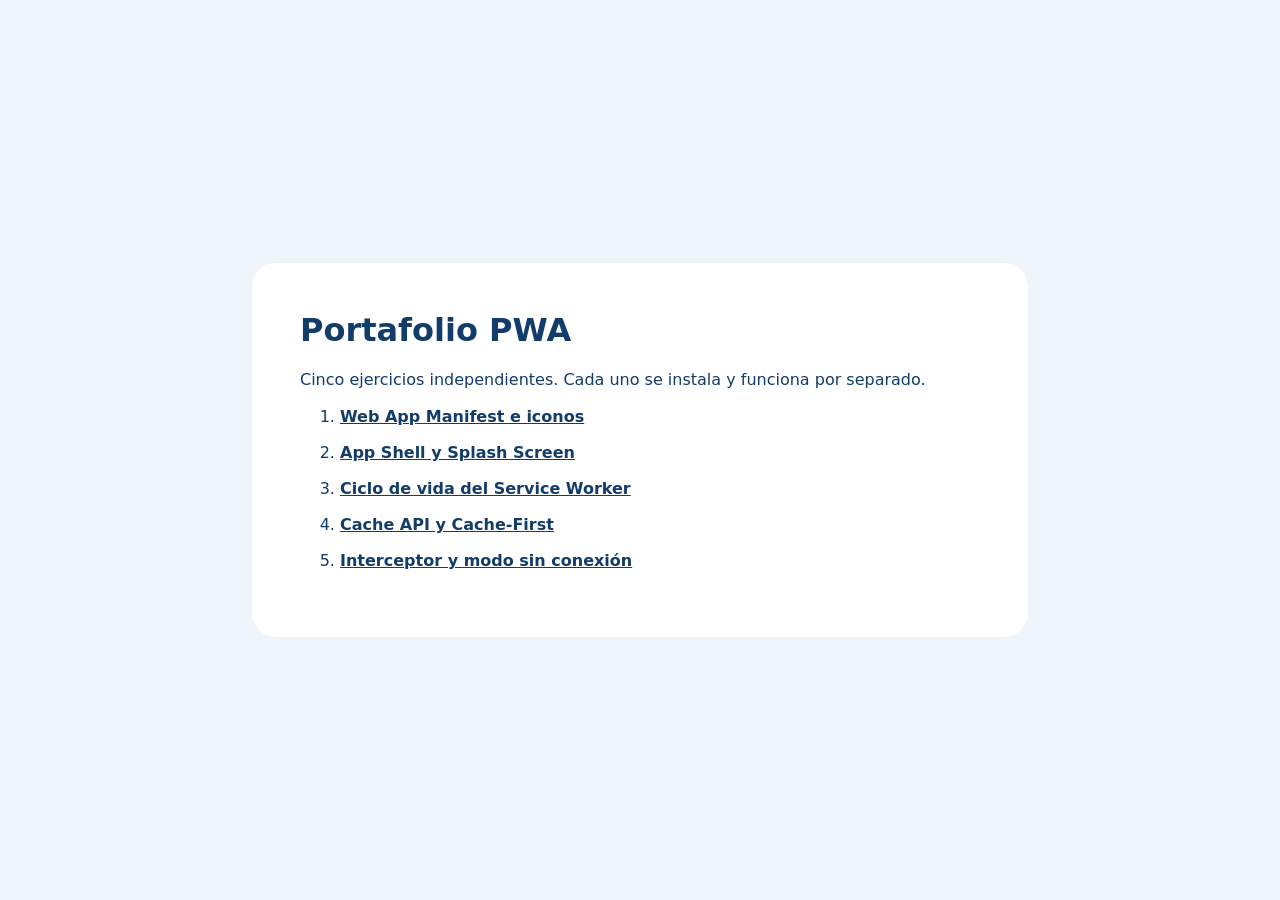
<file: index.html>
<!doctype html>
<html lang="es">
<head>
  <meta charset="utf-8">
  <meta name="viewport" content="width=device-width, initial-scale=1">
  <meta name="description" content="Portafolio de cinco ejercicios de Progressive Web Apps.">
  <title>Portafolio PWA</title>
  <style>
    :root { font-family: system-ui, sans-serif; color: #123c69; background: #eef4fa; }
    body { margin: 0; padding: 40px 20px; display: grid; place-items: center; min-height: 100vh; box-sizing: border-box; }
    main { width: min(100%, 680px); background: white; border-radius: 24px; padding: clamp(24px, 5vw, 48px); }
    h1 { margin-top: 0; }
    li { margin-bottom: 12px; line-height: 1.5; }
    a { color: #123c69; font-weight: 700; }
    a:focus-visible { outline: 3px solid #efad36; outline-offset: 3px; }
  </style>
</head>
<body>
  <main>
    <h1>Portafolio PWA</h1>
    <p>Cinco ejercicios independientes. Cada uno se instala y funciona por separado.</p>
    <ol>
      <li><a href="./ejercicio-1-manifest/">Web App Manifest e iconos</a></li>
      <li><a href="./ejercicio-2-app-shell/">App Shell y Splash Screen</a></li>
      <li><a href="./ejercicio-3-service-worker/">Ciclo de vida del Service Worker</a></li>
      <li><a href="./ejercicio-4-cache-first/">Cache API y Cache-First</a></li>
      <li><a href="./ejercicio-5-offline/">Interceptor y modo sin conexión</a></li>
    </ol>
  </main>
</body>
</html>
</file>
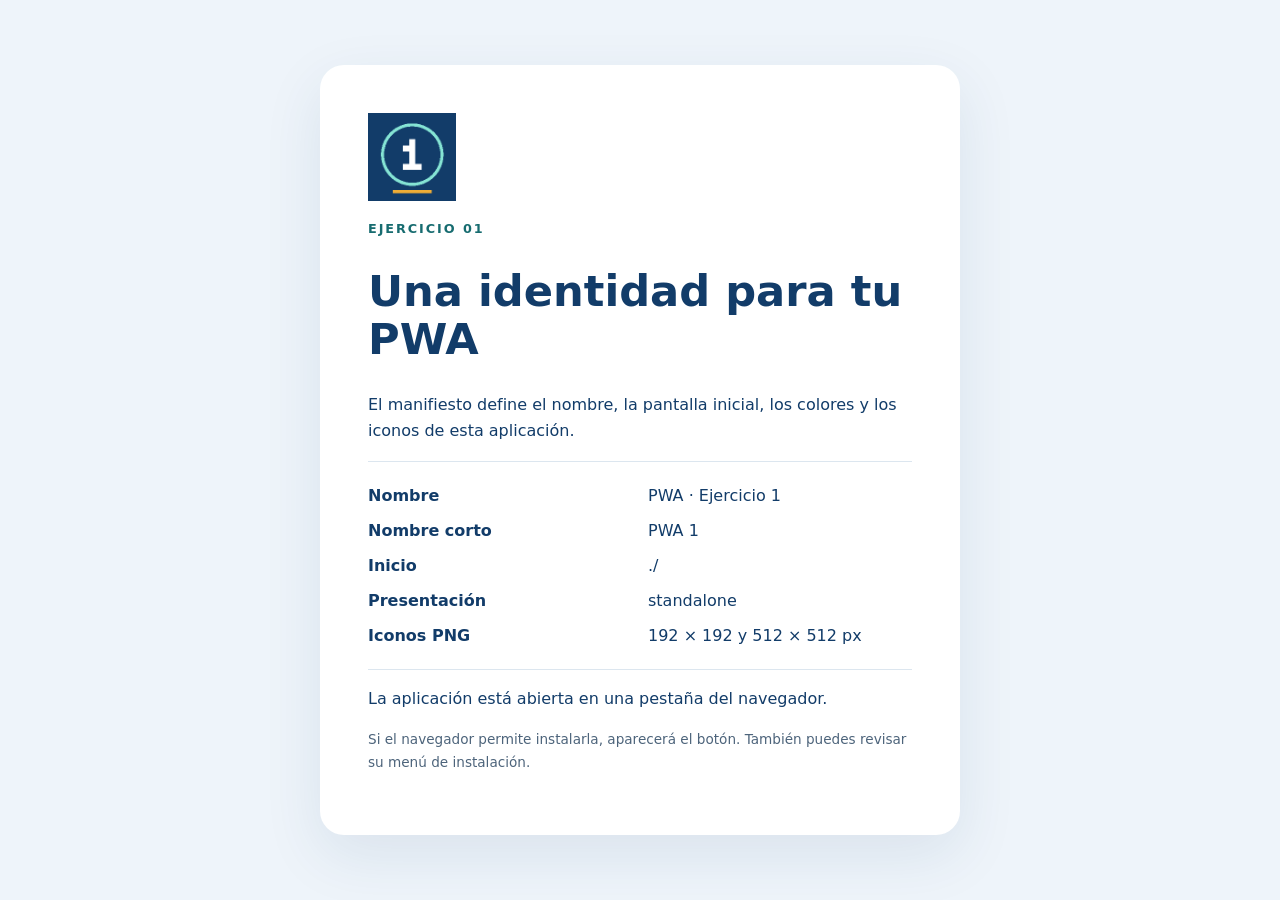
<file: ejercicio-1-manifest/index.html>
<!doctype html>
<html lang="es">
<head>
  <meta charset="utf-8">
  <meta name="viewport" content="width=device-width, initial-scale=1">
  <meta name="theme-color" content="#123c69">
  <meta name="description" content="Ejercicio individual de manifiesto e iconos para una PWA.">
  <link rel="manifest" href="./manifest.json">
  <link rel="icon" type="image/png" href="./icons/icon-192.png">
  <link rel="apple-touch-icon" href="./icons/icon-192.png">
  <link rel="stylesheet" href="./styles.css">
  <title>Ejercicio 1 | Manifest PWA</title>
</head>
<body>
  <main class="card">
    <img src="./icons/icon-192.png" width="88" height="88" alt="Icono de la aplicación">
    <p class="eyebrow">EJERCICIO 01</p>
    <h1>Una identidad para tu PWA</h1>
    <p>El manifiesto define el nombre, la pantalla inicial, los colores y los iconos de esta aplicación.</p>
    <dl>
      <dt>Nombre</dt><dd>PWA · Ejercicio 1</dd>
      <dt>Nombre corto</dt><dd>PWA 1</dd>
      <dt>Inicio</dt><dd>./</dd>
      <dt>Presentación</dt><dd>standalone</dd>
      <dt>Iconos PNG</dt><dd>192 × 192 y 512 × 512 px</dd>
    </dl>
    <p id="status" role="status">Comprobando el modo de visualización…</p>
    <button id="install" hidden>Instalar aplicación</button>
    <p class="note">Si el navegador permite instalarla, aparecerá el botón. También puedes revisar su menú de instalación.</p>
  </main>
  <script src="./app.js" defer></script>
</body>
</html>
</file>
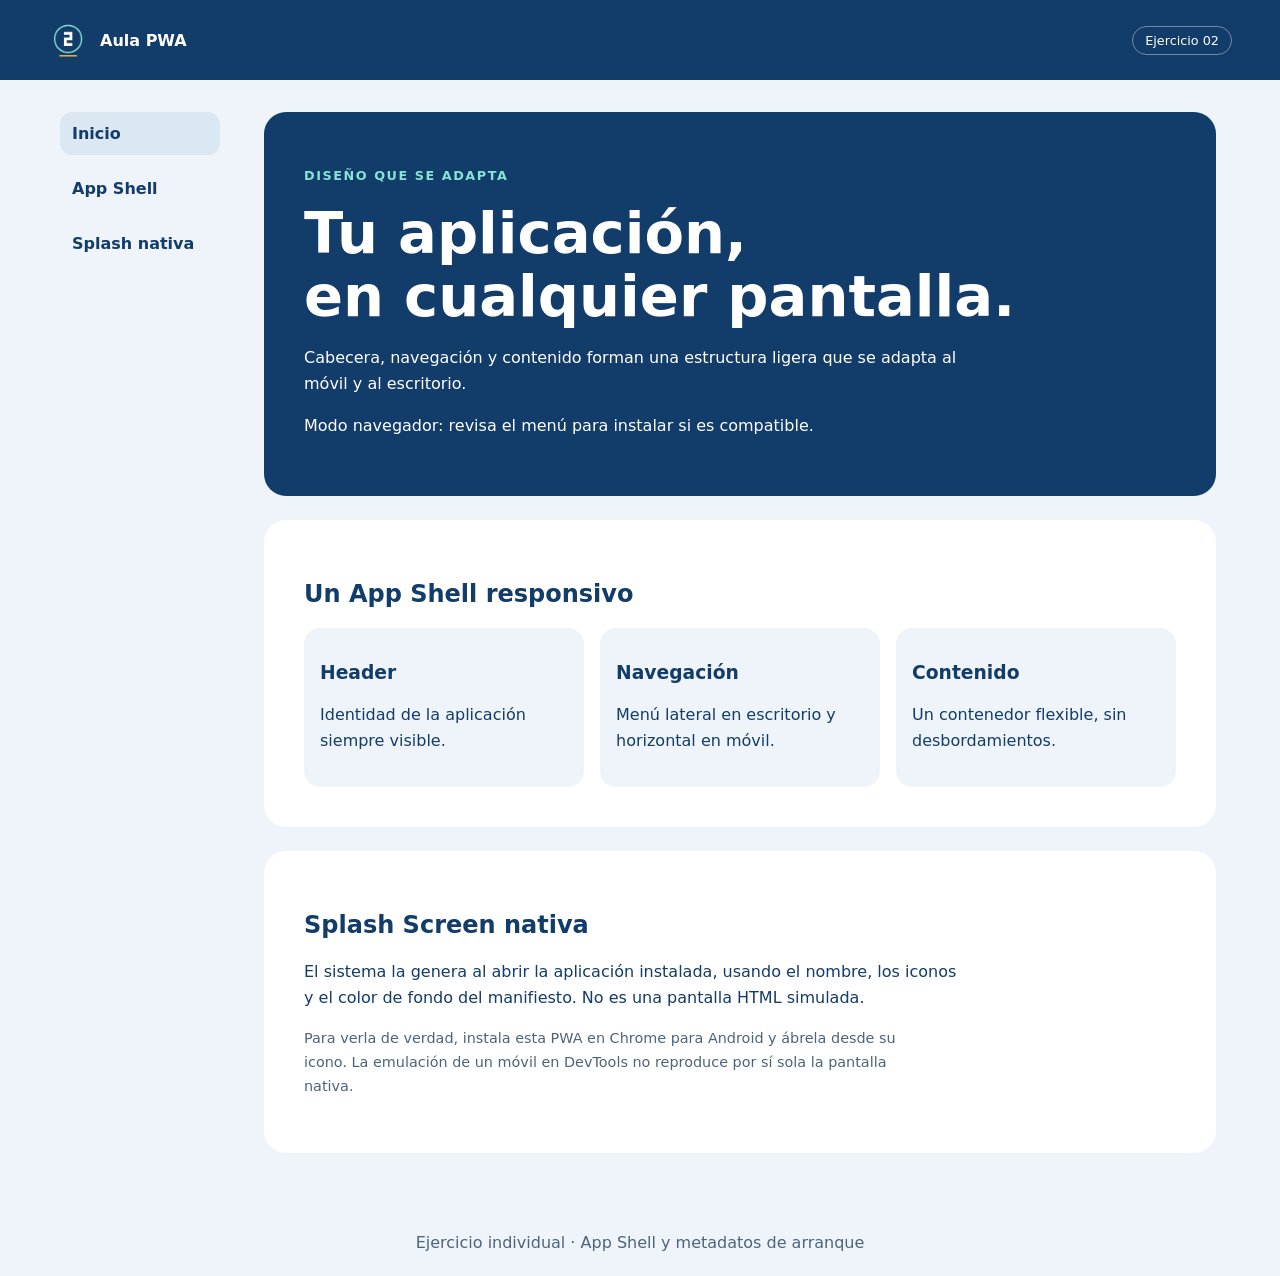
<file: ejercicio-2-app-shell/index.html>
<!doctype html>
<html lang="es">
<head>
  <meta charset="utf-8">
  <meta name="viewport" content="width=device-width, initial-scale=1">
  <meta name="theme-color" content="#123c69">
  <meta name="description" content="App Shell responsivo y configuración de Splash Screen nativa.">
  <link rel="manifest" href="./manifest.json">
  <link rel="icon" type="image/png" href="./icons/icon-192.png">
  <link rel="apple-touch-icon" href="./icons/icon-192.png">
  <meta name="apple-mobile-web-app-capable" content="yes">
  <meta name="apple-mobile-web-app-title" content="PWA 2">
  <link rel="apple-touch-startup-image" href="./splash/iphone-1320x2868.png" media="(device-width: 440px) and (device-height: 956px) and (-webkit-device-pixel-ratio: 3) and (orientation: portrait)">
  <link rel="apple-touch-startup-image" href="./splash/iphone-1206x2622.png" media="(device-width: 402px) and (device-height: 874px) and (-webkit-device-pixel-ratio: 3) and (orientation: portrait)">
  <link rel="apple-touch-startup-image" href="./splash/iphone-1290x2796.png" media="(device-width: 430px) and (device-height: 932px) and (-webkit-device-pixel-ratio: 3) and (orientation: portrait)">
  <link rel="apple-touch-startup-image" href="./splash/iphone-1179x2556.png" media="(device-width: 393px) and (device-height: 852px) and (-webkit-device-pixel-ratio: 3) and (orientation: portrait)">
  <link rel="apple-touch-startup-image" href="./splash/iphone-1284x2778.png" media="(device-width: 428px) and (device-height: 926px) and (-webkit-device-pixel-ratio: 3) and (orientation: portrait)">
  <link rel="apple-touch-startup-image" href="./splash/iphone-1170x2532.png" media="(device-width: 390px) and (device-height: 844px) and (-webkit-device-pixel-ratio: 3) and (orientation: portrait)">
  <link rel="apple-touch-startup-image" href="./splash/iphone-1125x2436.png" media="(device-width: 375px) and (device-height: 812px) and (-webkit-device-pixel-ratio: 3) and (orientation: portrait)">
  <link rel="apple-touch-startup-image" href="./splash/iphone-1242x2688.png" media="(device-width: 414px) and (device-height: 896px) and (-webkit-device-pixel-ratio: 3) and (orientation: portrait)">
  <link rel="apple-touch-startup-image" href="./splash/iphone-828x1792.png" media="(device-width: 414px) and (device-height: 896px) and (-webkit-device-pixel-ratio: 2) and (orientation: portrait)">
  <link rel="apple-touch-startup-image" href="./splash/iphone-1242x2208.png" media="(device-width: 414px) and (device-height: 736px) and (-webkit-device-pixel-ratio: 3) and (orientation: portrait)">
  <link rel="apple-touch-startup-image" href="./splash/iphone-750x1334.png" media="(device-width: 375px) and (device-height: 667px) and (-webkit-device-pixel-ratio: 2) and (orientation: portrait)">
  <link rel="apple-touch-startup-image" href="./splash/iphone-640x1136.png" media="(device-width: 320px) and (device-height: 568px) and (-webkit-device-pixel-ratio: 2) and (orientation: portrait)">
  <link rel="stylesheet" href="./styles.css">
  <title>Ejercicio 2 | App Shell</title>
</head>
<body>
  <header class="header">
    <a class="brand" href="./"><img src="./icons/icon-192.png" width="40" height="40" alt=""> Aula PWA</a>
    <span class="badge">Ejercicio 02</span>
  </header>
  <div class="shell">
    <nav aria-label="Navegación principal">
      <a href="#inicio">Inicio</a><a href="#estructura">App Shell</a><a href="#splash">Splash nativa</a>
    </nav>
    <main>
      <section id="inicio" class="hero">
        <p class="eyebrow">DISEÑO QUE SE ADAPTA</p>
        <h1>Tu aplicación,<br>en cualquier pantalla.</h1>
        <p>Cabecera, navegación y contenido forman una estructura ligera que se adapta al móvil y al escritorio.</p>
        <p id="display-status" role="status"></p>
        <button id="install" hidden>Instalar aplicación</button>
      </section>
      <section id="estructura" class="panel">
        <h2>Un App Shell responsivo</h2>
        <div class="grid"><article><h3>Header</h3><p>Identidad de la aplicación siempre visible.</p></article><article><h3>Navegación</h3><p>Menú lateral en escritorio y horizontal en móvil.</p></article><article><h3>Contenido</h3><p>Un contenedor flexible, sin desbordamientos.</p></article></div>
      </section>
      <section id="splash" class="panel">
        <h2>Splash Screen nativa</h2>
        <p>El sistema la genera al abrir la aplicación instalada, usando el nombre, los iconos y el color de fondo del manifiesto. No es una pantalla HTML simulada.</p>
        <p class="note">Para verla de verdad, instala esta PWA en Chrome para Android y ábrela desde su icono. La emulación de un móvil en DevTools no reproduce por sí sola la pantalla nativa.</p>
      </section>
    </main>
  </div>
  <footer>Ejercicio individual · App Shell y metadatos de arranque</footer>
  <script src="./app.js" defer></script>
</body>
</html>
</file>
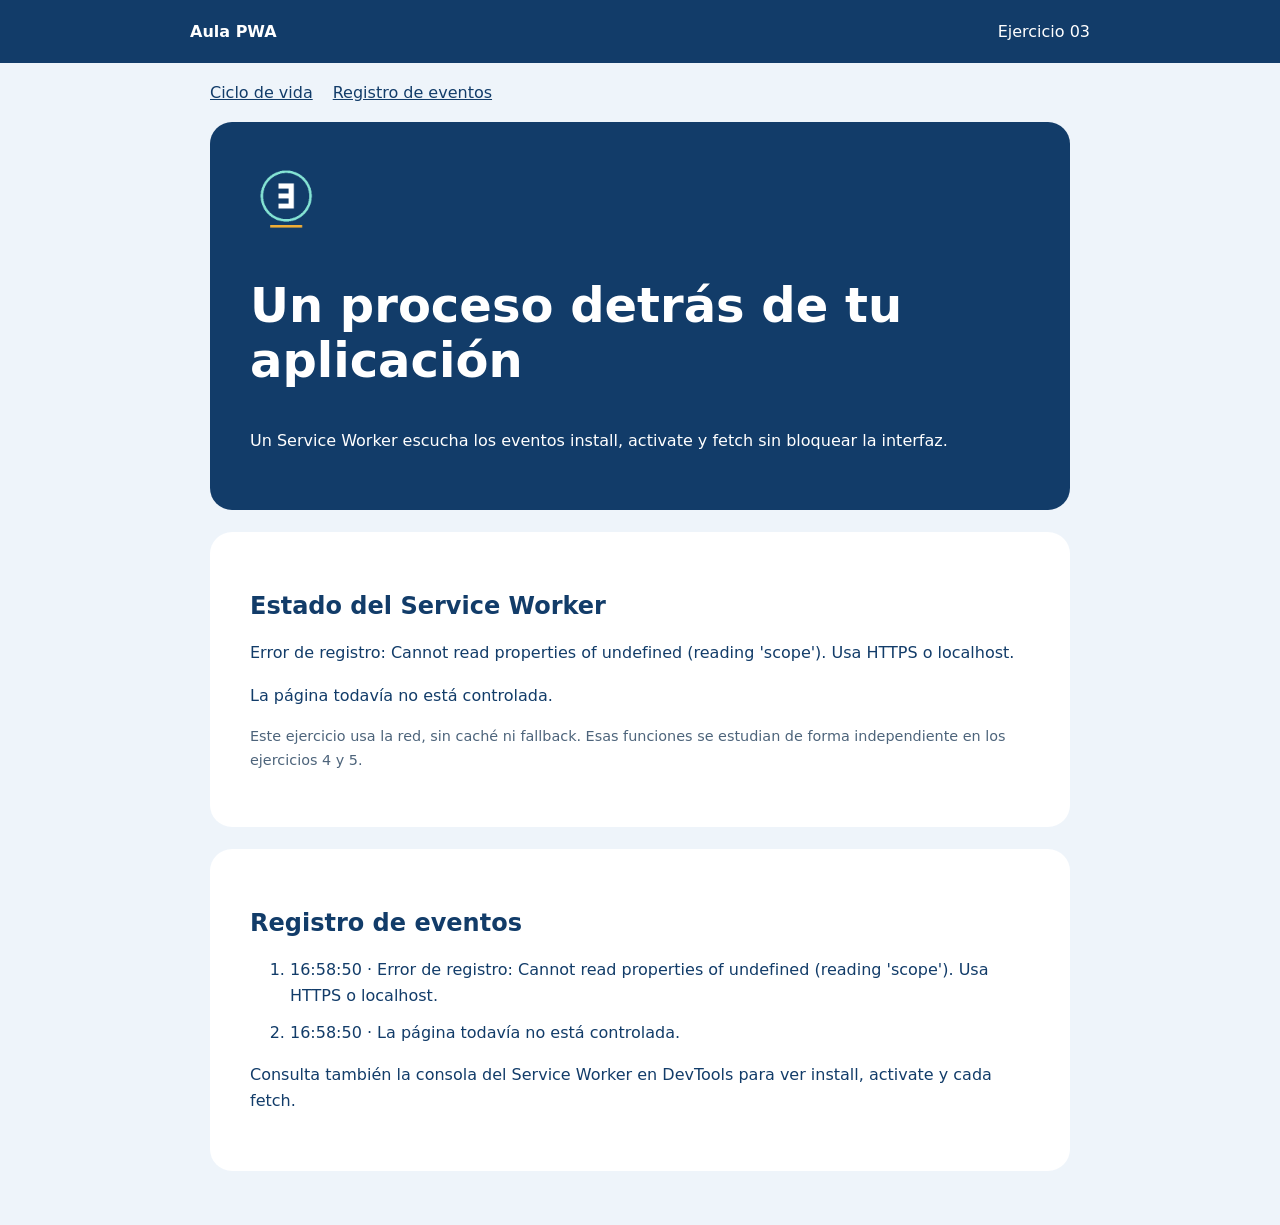
<file: ejercicio-3-service-worker/index.html>
<!doctype html>
<html lang="es">
<head>
  <meta charset="utf-8">
  <meta name="viewport" content="width=device-width, initial-scale=1">
  <meta name="theme-color" content="#123c69">
  <meta name="description" content="Registro asíncrono y ciclo de vida de un Service Worker.">
  <link rel="manifest" href="./manifest.json">
  <link rel="icon" type="image/png" href="./icons/icon-192.png">
  <link rel="apple-touch-icon" href="./icons/icon-192.png">
  <link rel="stylesheet" href="./styles.css">
  <title>Ejercicio 3 | Service Worker</title>
</head>
<body>
  <header><a href="./">Aula PWA</a><span>Ejercicio 03</span></header>
  <nav aria-label="Navegación principal"><a href="#ciclo">Ciclo de vida</a><a href="#eventos">Registro de eventos</a></nav>
  <main>
    <section id="ciclo" class="hero"><img src="./icons/icon-192.png" width="72" height="72" alt=""><h1>Un proceso detrás de tu aplicación</h1><p>Un Service Worker escucha los eventos install, activate y fetch sin bloquear la interfaz.</p></section>
    <section class="panel">
      <h2>Estado del Service Worker</h2>
      <p id="sw-status" role="status">Esperando el registro…</p>
      <p id="controller" role="status">Comprobando el controlador…</p>
      <p class="note">Este ejercicio usa la red, sin caché ni fallback. Esas funciones se estudian de forma independiente en los ejercicios 4 y 5.</p>
    </section>
    <section id="eventos" class="panel"><h2>Registro de eventos</h2><ol id="events" aria-label="Eventos observados"></ol><p>Consulta también la consola del Service Worker en DevTools para ver install, activate y cada fetch.</p></section>
  </main>
  <script src="./app.js" defer></script>
</body>
</html>
</file>
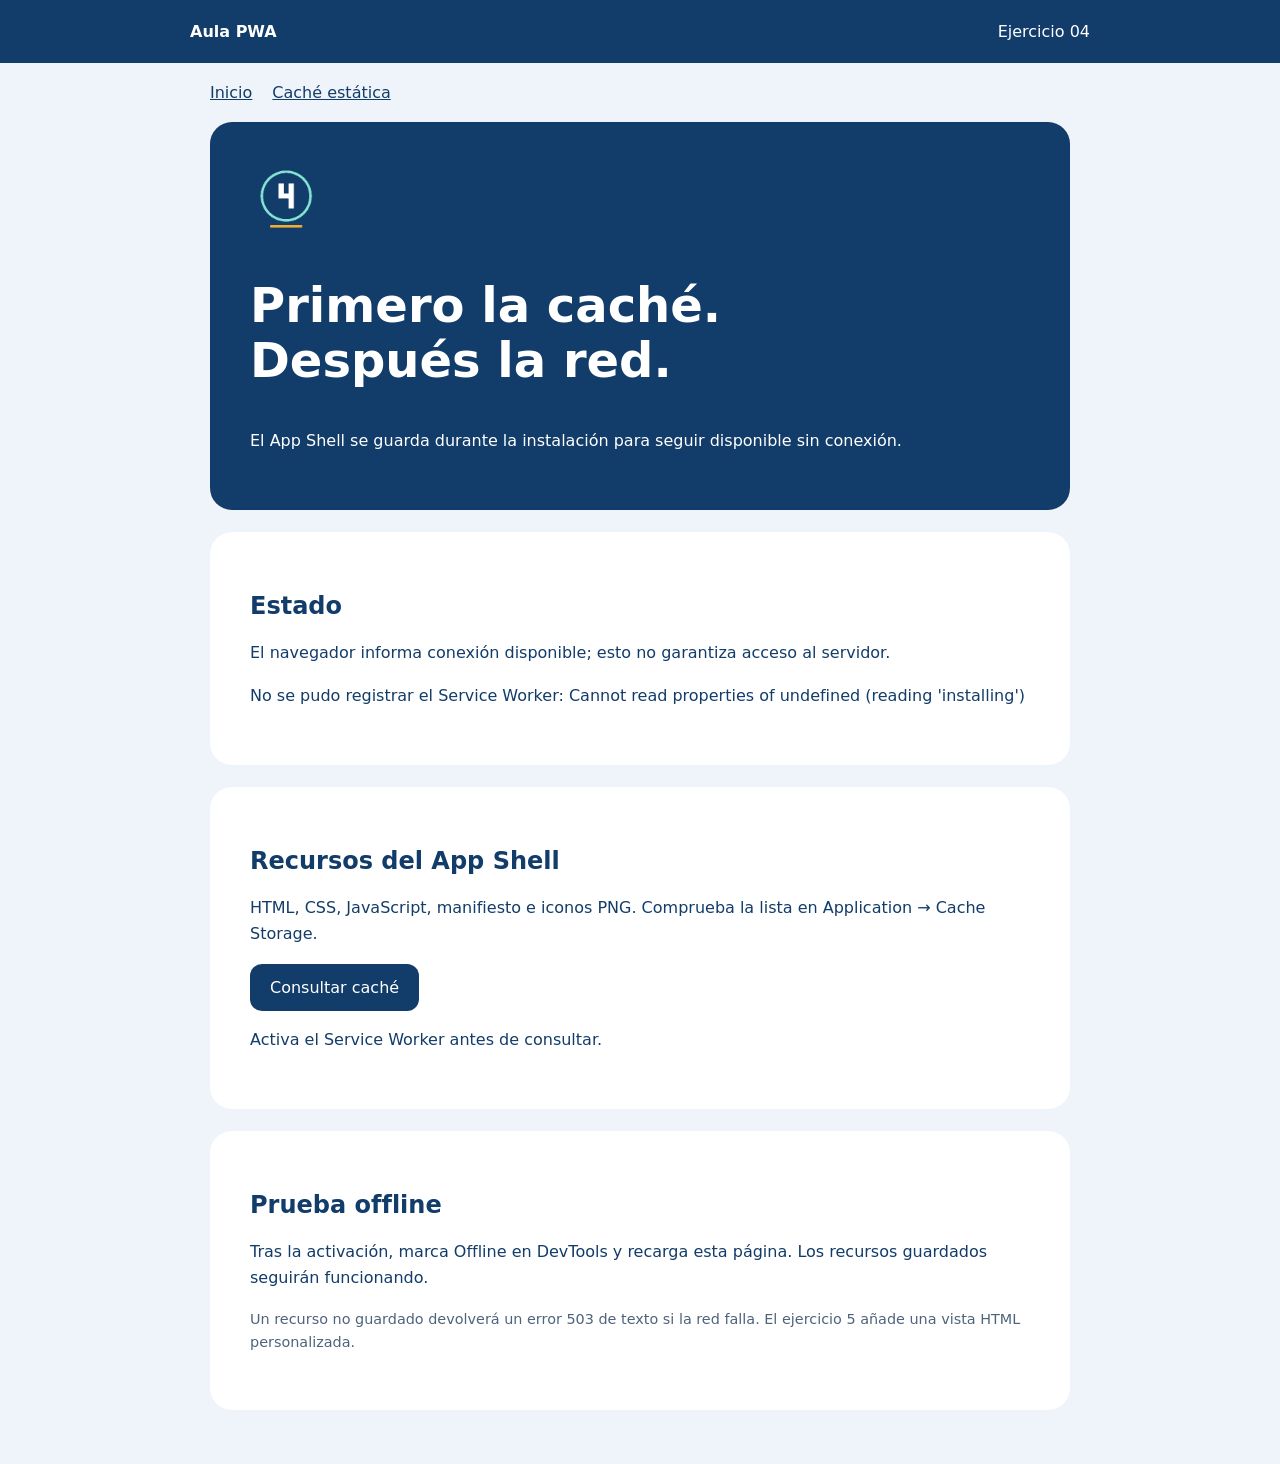
<file: ejercicio-4-cache-first/index.html>
<!doctype html>
<html lang="es">
<head>
  <meta charset="utf-8">
  <meta name="viewport" content="width=device-width, initial-scale=1">
  <meta name="theme-color" content="#123c69">
  <meta name="description" content="Cache API y estrategia Cache-First para un App Shell.">
  <link rel="manifest" href="./manifest.json">
  <link rel="icon" type="image/png" href="./icons/icon-192.png">
  <link rel="apple-touch-icon" href="./icons/icon-192.png">
  <link rel="stylesheet" href="./styles.css">
  <title>Ejercicio 4 | Cache-First</title>
</head>
<body>
  <header><a href="./">Aula PWA</a><span>Ejercicio 04</span></header>
  <nav aria-label="Navegación principal"><a href="#inicio">Inicio</a><a href="#cache">Caché estática</a></nav>
  <main>
    <section id="inicio" class="hero"><img src="./icons/icon-192.png" width="72" height="72" alt=""><h1>Primero la caché.<br>Después la red.</h1><p>El App Shell se guarda durante la instalación para seguir disponible sin conexión.</p></section>
    <section class="panel"><h2>Estado</h2><p id="network-status" role="status"></p><p id="sw-status" role="status">Esperando el registro…</p></section>
    <section id="cache" class="panel"><h2>Recursos del App Shell</h2><p>HTML, CSS, JavaScript, manifiesto e iconos PNG. Comprueba la lista en Application → Cache Storage.</p><button id="inspect">Consultar caché</button><p id="cache-status" role="status">Activa el Service Worker antes de consultar.</p><ul id="resources"></ul></section>
    <section class="panel"><h2>Prueba offline</h2><p>Tras la activación, marca Offline en DevTools y recarga esta página. Los recursos guardados seguirán funcionando.</p><p class="note">Un recurso no guardado devolverá un error 503 de texto si la red falla. El ejercicio 5 añade una vista HTML personalizada.</p></section>
  </main>
  <script src="./app.js" defer></script>
</body>
</html>
</file>
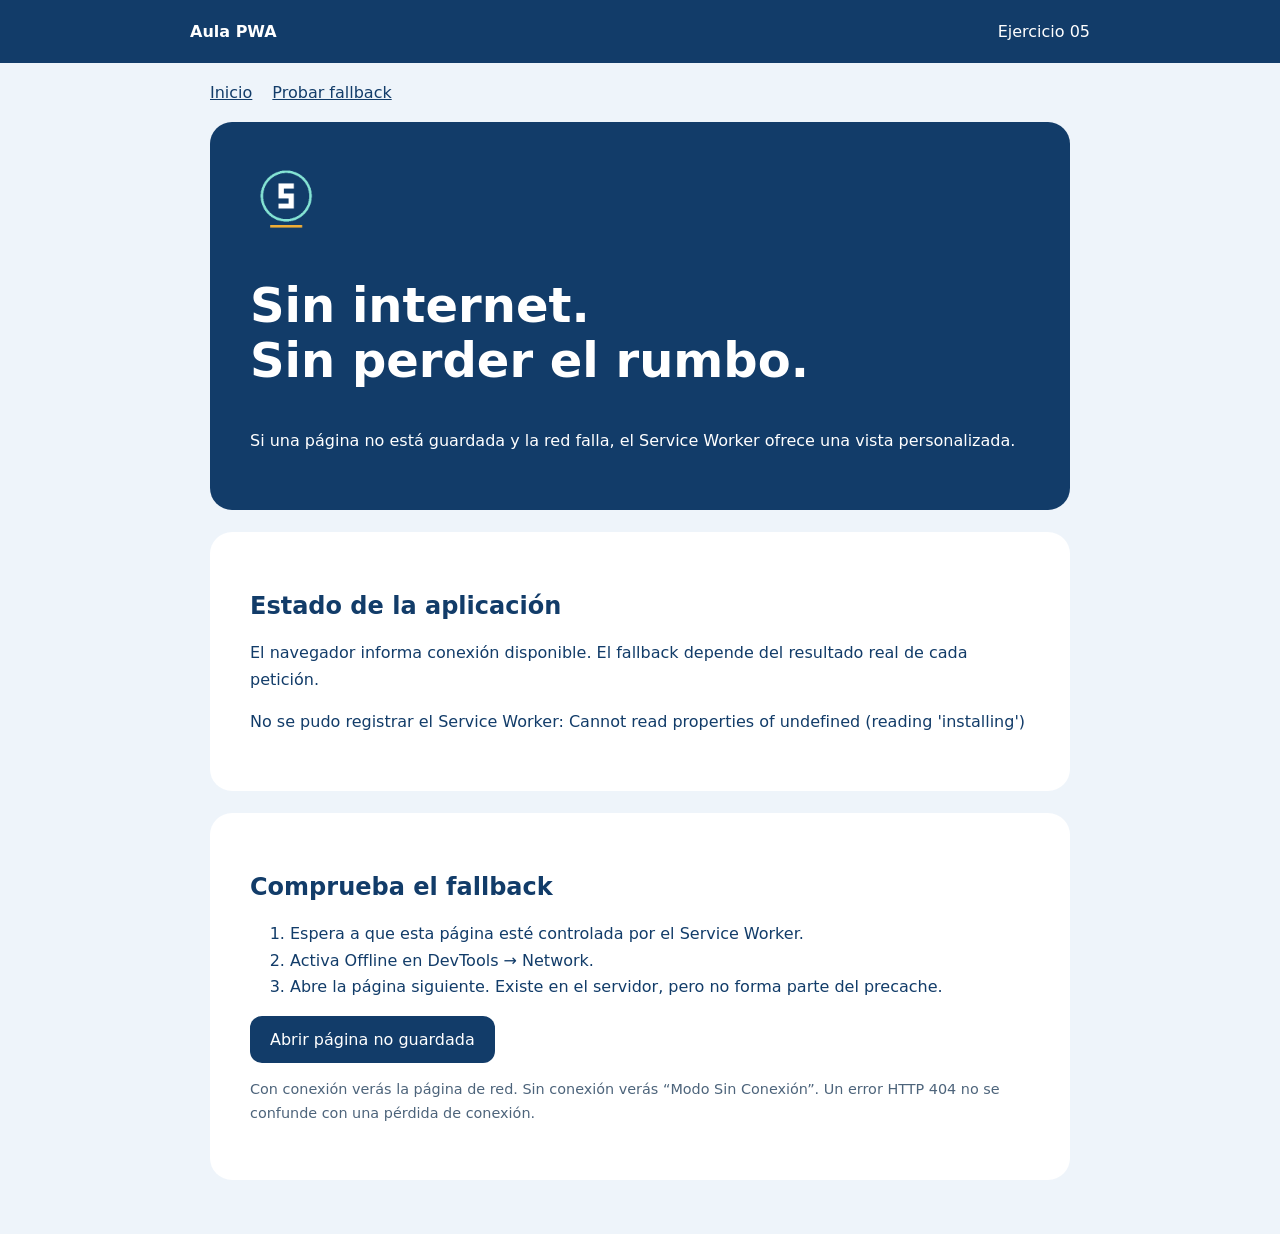
<file: ejercicio-5-offline/index.html>
<!doctype html>
<html lang="es">
<head>
  <meta charset="utf-8">
  <meta name="viewport" content="width=device-width, initial-scale=1">
  <meta name="theme-color" content="#123c69">
  <meta name="description" content="Interceptor de peticiones y página personalizada de modo sin conexión.">
  <link rel="manifest" href="./manifest.json">
  <link rel="icon" type="image/png" href="./icons/icon-192.png">
  <link rel="apple-touch-icon" href="./icons/icon-192.png">
  <link rel="stylesheet" href="./styles.css">
  <title>Ejercicio 5 | Modo sin conexión</title>
</head>
<body>
  <header><a href="./">Aula PWA</a><span>Ejercicio 05</span></header>
  <nav aria-label="Navegación principal"><a href="#inicio">Inicio</a><a href="#prueba">Probar fallback</a></nav>
  <main>
    <section id="inicio" class="hero"><img src="./icons/icon-192.png" width="72" height="72" alt=""><h1>Sin internet.<br>Sin perder el rumbo.</h1><p>Si una página no está guardada y la red falla, el Service Worker ofrece una vista personalizada.</p></section>
    <section class="panel"><h2>Estado de la aplicación</h2><p id="network-status" role="status"></p><p id="sw-status" role="status">Esperando el registro…</p></section>
    <section id="prueba" class="panel">
      <h2>Comprueba el fallback</h2>
      <ol><li>Espera a que esta página esté controlada por el Service Worker.</li><li>Activa Offline en DevTools → Network.</li><li>Abre la página siguiente. Existe en el servidor, pero no forma parte del precache.</li></ol>
      <a class="button" href="./pagina-no-cacheada.html">Abrir página no guardada</a>
      <p class="note">Con conexión verás la página de red. Sin conexión verás “Modo Sin Conexión”. Un error HTTP 404 no se confunde con una pérdida de conexión.</p>
    </section>
  </main>
  <script src="./app.js" defer></script>
</body>
</html>
</file>
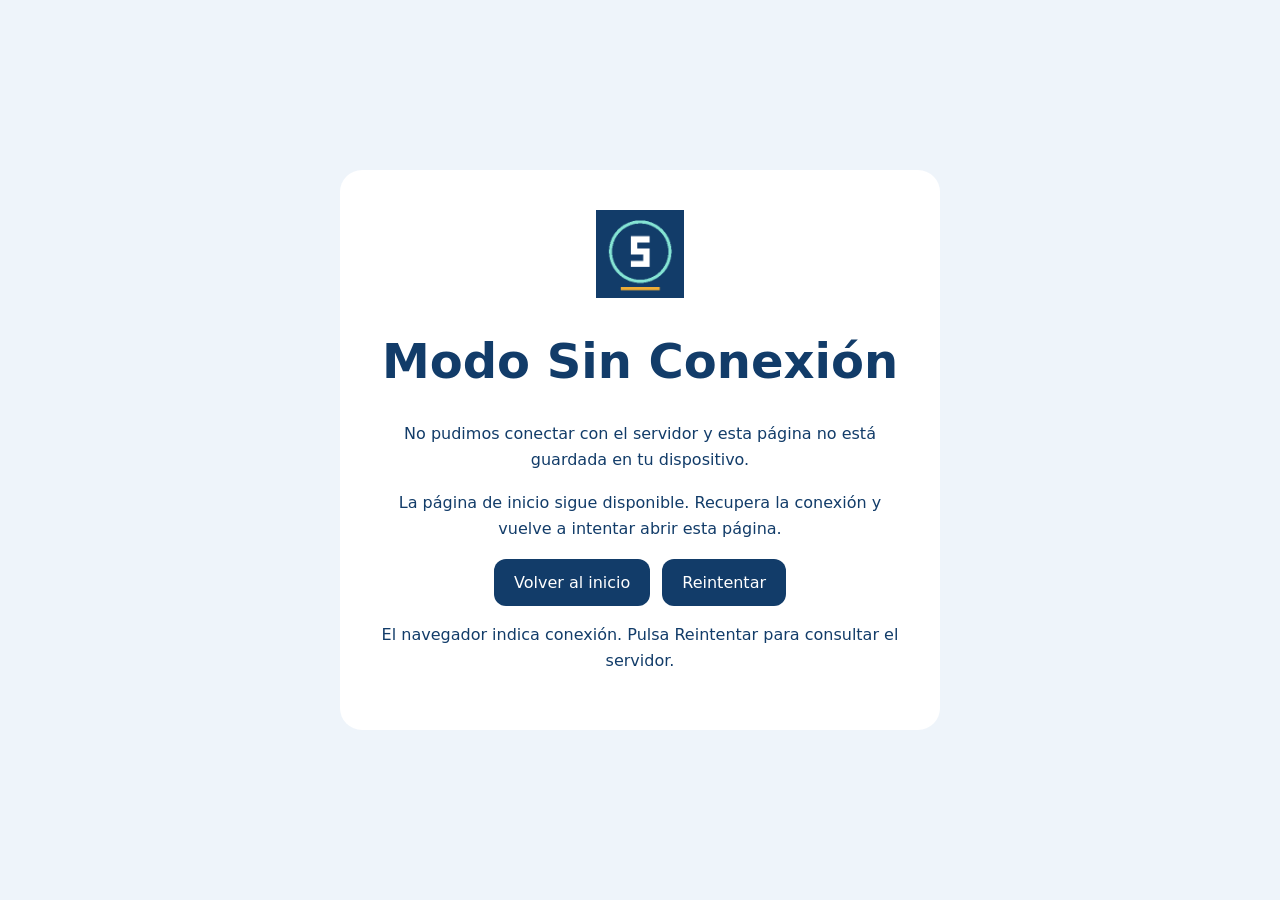
<file: ejercicio-5-offline/offline.html>
<!doctype html>
<html lang="es">
<head>
  <meta charset="utf-8">
  <meta name="viewport" content="width=device-width, initial-scale=1">
  <meta name="theme-color" content="#123c69">
  <link rel="stylesheet" href="./styles.css">
  <link rel="icon" type="image/png" href="./icons/icon-192.png">
  <link rel="apple-touch-icon" href="./icons/icon-192.png">
  <title>Modo Sin Conexión | Aula PWA</title>
</head>
<body class="offline">
  <main class="panel">
    <img src="./icons/icon-192.png" width="88" height="88" alt="">
    <h1>Modo Sin Conexión</h1>
    <p>No pudimos conectar con el servidor y esta página no está guardada en tu dispositivo.</p>
    <p>La página de inicio sigue disponible. Recupera la conexión y vuelve a intentar abrir esta página.</p>
    <div class="offline-actions"><a id="home" class="button" href="./">Volver al inicio</a><button id="retry">Reintentar</button></div>
    <p id="offline-status" role="status"></p>
  </main>
  <script src="./offline.js" defer></script>
</body>
</html>
</file>
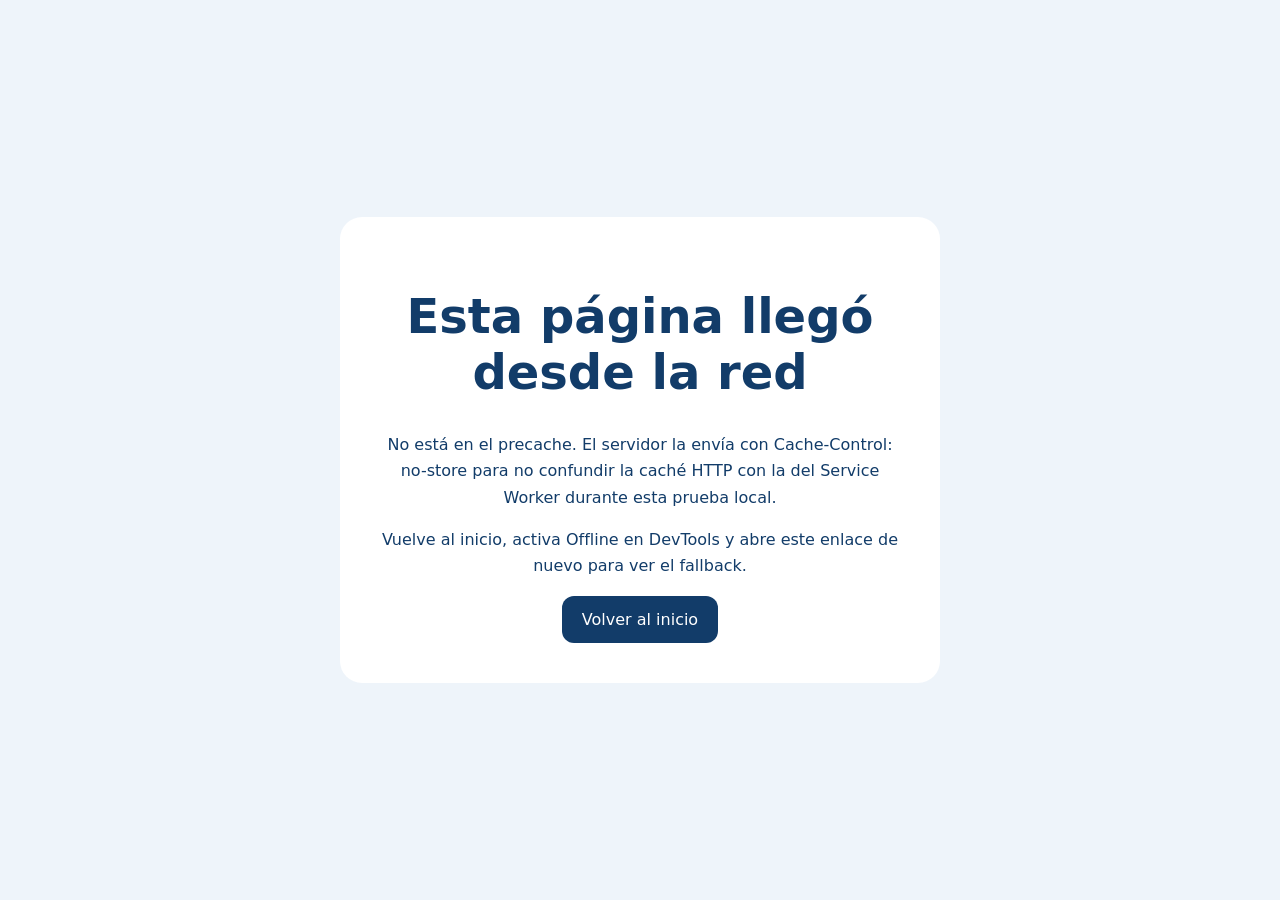
<file: ejercicio-5-offline/pagina-no-cacheada.html>
<!doctype html>
<html lang="es">
<head>
  <meta charset="utf-8">
  <meta name="viewport" content="width=device-width, initial-scale=1">
  <meta name="theme-color" content="#123c69">
  <link rel="stylesheet" href="./styles.css">
  <title>Página de red | Ejercicio 5</title>
</head>
<body class="offline">
  <main class="panel">
    <h1>Esta página llegó desde la red</h1>
    <p>No está en el precache. El servidor la envía con Cache-Control: no-store para no confundir la caché HTTP con la del Service Worker durante esta prueba local.</p>
    <p>Vuelve al inicio, activa Offline en DevTools y abre este enlace de nuevo para ver el fallback.</p>
    <a class="button" href="./">Volver al inicio</a>
  </main>
</body>
</html>
</file>
<file: ejercicio-1-manifest/styles.css>
:root { font-family: system-ui, sans-serif; color: #123c69; background: #eef4fa; }
* { box-sizing: border-box; }
body { margin: 0; padding: 40px 20px; min-height: 100vh; display: grid; place-items: center; }
.card { width: min(100%, 640px); background: white; border-radius: 24px; padding: clamp(24px, 5vw, 48px); box-shadow: 0 20px 60px #123c6918; }
.eyebrow { color: #176c70; font-weight: 800; letter-spacing: .15em; font-size: .8rem; }
h1 { font-size: clamp(1.8rem, 5vw, 2.7rem); line-height: 1.1; }
p { line-height: 1.65; }
dl { display: grid; grid-template-columns: 1fr 1fr; gap: 16px; border-block: 1px solid #dce6ef; padding-block: 24px; }
dt { font-weight: 700; } dd { margin: 0; overflow-wrap: anywhere; }
button { border: 0; border-radius: 12px; padding: 14px 20px; background: #123c69; color: white; font: inherit; cursor: pointer; }
button:focus-visible { outline: 3px solid #efad36; outline-offset: 4px; }
.note { font-size: .85rem; color: #4d647b; }
[hidden] { display: none !important; }
@media (max-width: 400px) { dl { grid-template-columns: 1fr; gap: 8px; } dd { margin-bottom: 12px; } }
</file>
<file: ejercicio-2-app-shell/styles.css>
:root { font-family: system-ui, sans-serif; color: #123c69; background: #eef4fa; scroll-behavior: smooth; }
* { box-sizing: border-box; }
body { margin: 0; }
.header { display: flex; align-items: center; justify-content: space-between; gap: 16px; padding: 20px clamp(16px, 4vw, 48px); background: #123c69; color: white; }
.brand { display: flex; align-items: center; gap: 12px; color: inherit; text-decoration: none; font-weight: 800; }
.badge { border: 1px solid #ffffff66; border-radius: 40px; padding: 6px 12px; font-size: .8rem; }
.shell { display: grid; grid-template-columns: 200px minmax(0, 1fr); max-width: 1200px; margin: auto; }
nav { display: flex; flex-direction: column; gap: 12px; padding: 32px 20px; }
nav a { color: #123c69; padding: 12px; border-radius: 12px; text-decoration: none; font-weight: 650; }
nav a:hover, nav a[aria-current] { background: #dbe8f3; }
main { padding: 32px 24px; min-width: 0; }
.hero, .panel { padding: clamp(22px, 4vw, 40px); border-radius: 22px; background: white; margin-bottom: 24px; }
.hero { background: #123c69; color: white; }
.eyebrow { font-size: .8rem; letter-spacing: .12em; color: #85e4d4; font-weight: 800; }
h1 { font-size: clamp(2rem, 5vw, 3.6rem); line-height: 1.1; margin-block: 16px; }
p { line-height: 1.65; max-width: 65ch; }
.grid { display: grid; grid-template-columns: repeat(3, minmax(0, 1fr)); gap: 16px; }
article { padding: 16px; border-radius: 16px; background: #eef4fa; }
.note { color: #4d647b; font-size: .9rem; }
button { font: inherit; padding: 12px 20px; background: #85e4d4; color: #123c69; border: 0; border-radius: 12px; cursor: pointer; }
a:focus-visible, button:focus-visible { outline: 3px solid #efad36; outline-offset: 4px; }
footer { text-align: center; padding: 24px; color: #4d647b; }
[hidden] { display: none !important; }
@media (max-width: 700px) { .shell { grid-template-columns: 1fr; } nav { flex-direction: row; flex-wrap: wrap; padding: 16px; gap: 4px; } main { padding: 0 16px 16px; } .grid { grid-template-columns: 1fr; } }
@media (prefers-reduced-motion: reduce) { :root { scroll-behavior: auto; } }
</file>
<file: ejercicio-3-service-worker/styles.css>
:root { font-family: system-ui, sans-serif; background: #eef4fa; color: #123c69; }
* { box-sizing: border-box; }
body { margin: 0; }
header { padding: 22px max(20px, calc((100vw - 900px) / 2)); background: #123c69; color: white; display: flex; justify-content: space-between; gap: 16px; }
header a { color: white; text-decoration: none; font-weight: 800; }
nav { display: flex; flex-wrap: wrap; gap: 20px; max-width: 900px; margin: auto; padding: 20px; }
nav a { color: #123c69; }
main { max-width: 900px; margin: auto; padding: 0 20px 32px; }
.hero, .panel { padding: clamp(24px, 5vw, 40px); border-radius: 22px; background: white; margin-bottom: 22px; }
.hero { background: #123c69; color: white; }
h1 { font-size: clamp(1.9rem, 5vw, 3rem); line-height: 1.15; }
p, li { line-height: 1.65; overflow-wrap: anywhere; }
li { margin-bottom: 10px; }
.note { color: #4d647b; font-size: .9rem; }
a:focus-visible { outline: 3px solid #efad36; outline-offset: 4px; }
</file>
<file: ejercicio-4-cache-first/styles.css>
:root { font-family: system-ui, sans-serif; background: #eef4fa; color: #123c69; }
* { box-sizing: border-box; }
body { margin: 0; }
header { padding: 22px max(20px, calc((100vw - 900px) / 2)); background: #123c69; color: white; display: flex; justify-content: space-between; gap: 16px; }
header a { color: white; text-decoration: none; font-weight: 800; }
nav { display: flex; flex-wrap: wrap; gap: 20px; max-width: 900px; margin: auto; padding: 20px; }
nav a { color: #123c69; }
main { max-width: 900px; margin: auto; padding: 0 20px 32px; }
.hero, .panel { padding: clamp(24px, 5vw, 40px); border-radius: 22px; background: white; margin-bottom: 22px; }
.hero { background: #123c69; color: white; }
h1 { font-size: clamp(1.9rem, 5vw, 3rem); line-height: 1.15; }
p, li { line-height: 1.65; overflow-wrap: anywhere; }
.note { color: #4d647b; font-size: .9rem; }
button { background: #123c69; color: white; padding: 14px 20px; border: 0; border-radius: 12px; font: inherit; cursor: pointer; }
a:focus-visible, button:focus-visible { outline: 3px solid #efad36; outline-offset: 4px; }
</file>
<file: ejercicio-5-offline/styles.css>
:root { font-family: system-ui, sans-serif; background: #eef4fa; color: #123c69; }
* { box-sizing: border-box; }
body { margin: 0; }
header { padding: 22px max(20px, calc((100vw - 900px) / 2)); background: #123c69; color: white; display: flex; justify-content: space-between; gap: 16px; }
header a { color: white; text-decoration: none; font-weight: 800; }
nav { display: flex; flex-wrap: wrap; gap: 20px; max-width: 900px; margin: auto; padding: 20px; }
nav a { color: #123c69; }
main { max-width: 900px; margin: auto; padding: 0 20px 32px; }
.hero, .panel { padding: clamp(24px, 5vw, 40px); border-radius: 22px; background: white; margin-bottom: 22px; }
.hero { background: #123c69; color: white; }
h1 { font-size: clamp(1.9rem, 5vw, 3rem); line-height: 1.15; }
p, li { line-height: 1.65; overflow-wrap: anywhere; }
.note { color: #4d647b; font-size: .9rem; }
.button, button { display: inline-block; background: #123c69; color: white; padding: 14px 20px; border: 0; border-radius: 12px; font: inherit; cursor: pointer; text-decoration: none; }
a:focus-visible, button:focus-visible { outline: 3px solid #efad36; outline-offset: 4px; }
.offline { min-height: 100vh; display: grid; place-items: center; padding: 24px; }
.offline .panel { width: min(100%, 600px); margin: 0; text-align: center; }
.offline-actions { display: flex; gap: 12px; justify-content: center; flex-wrap: wrap; }
</file>
